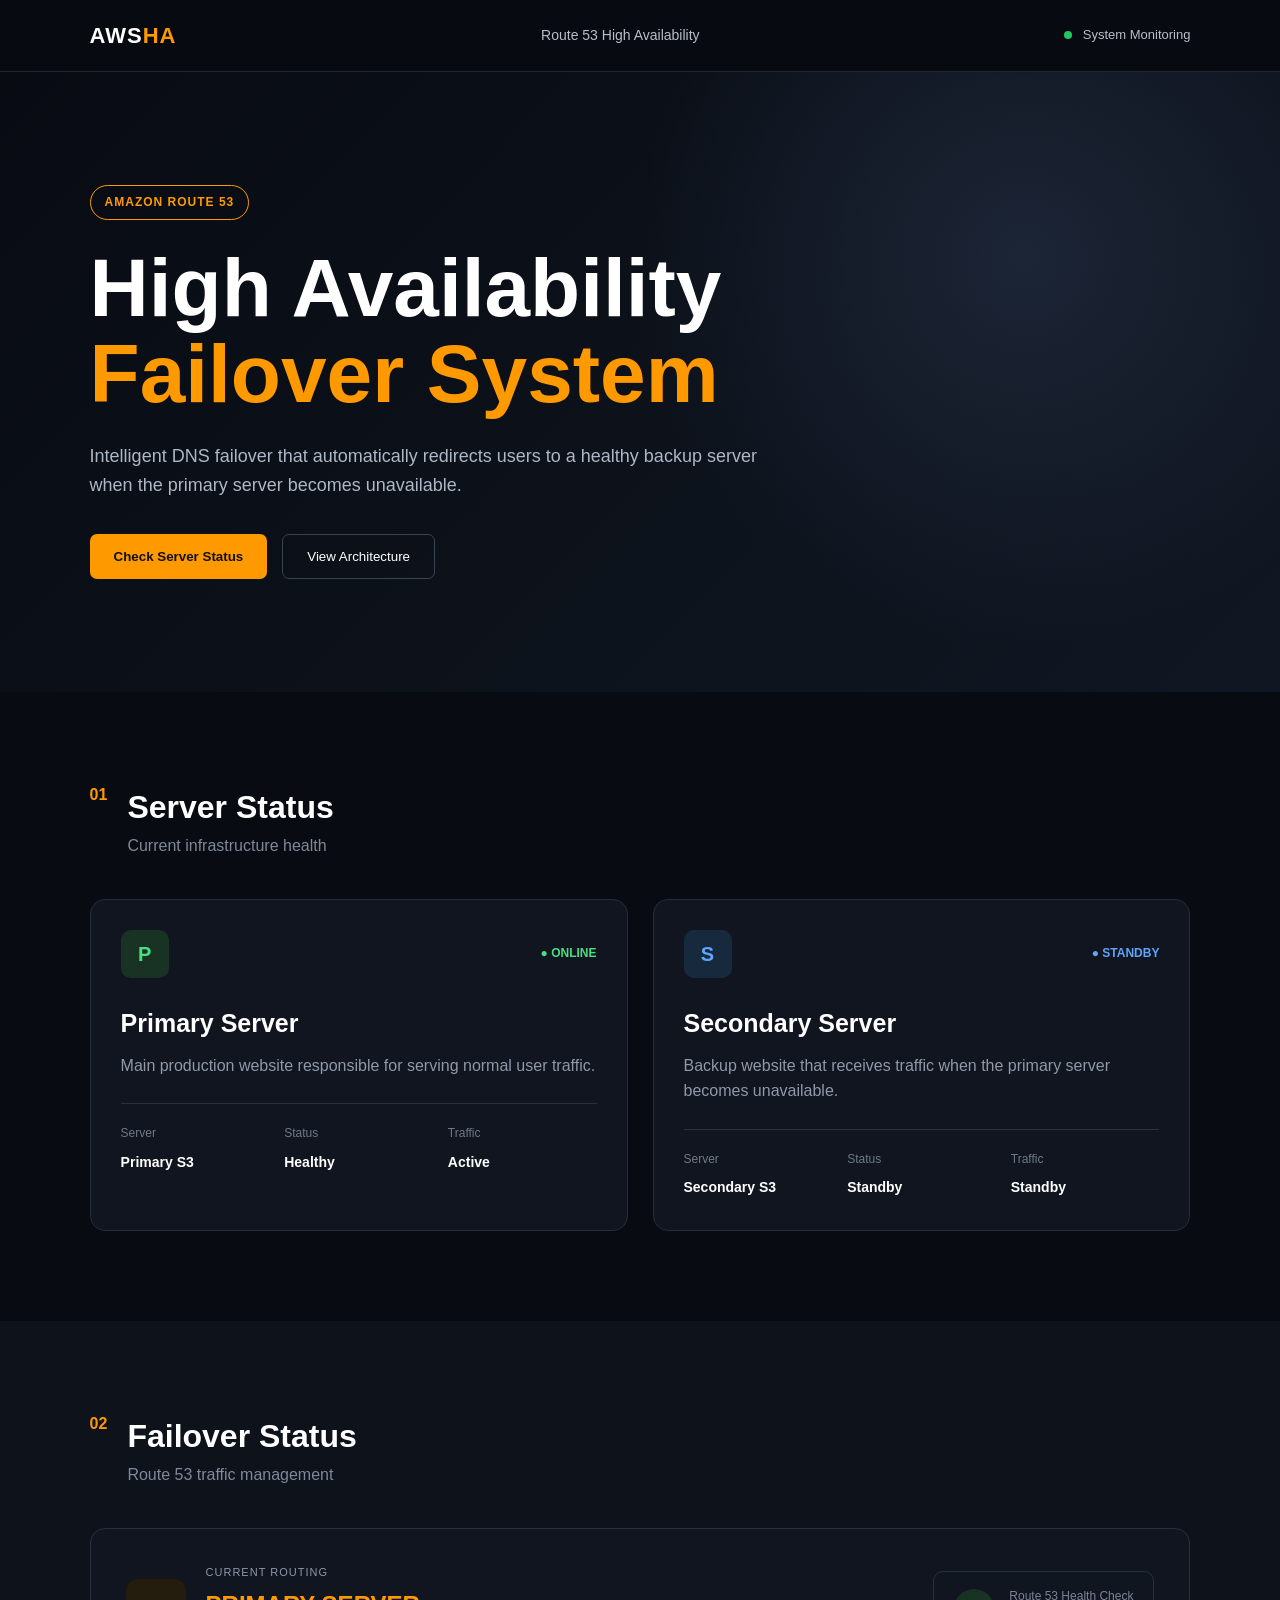
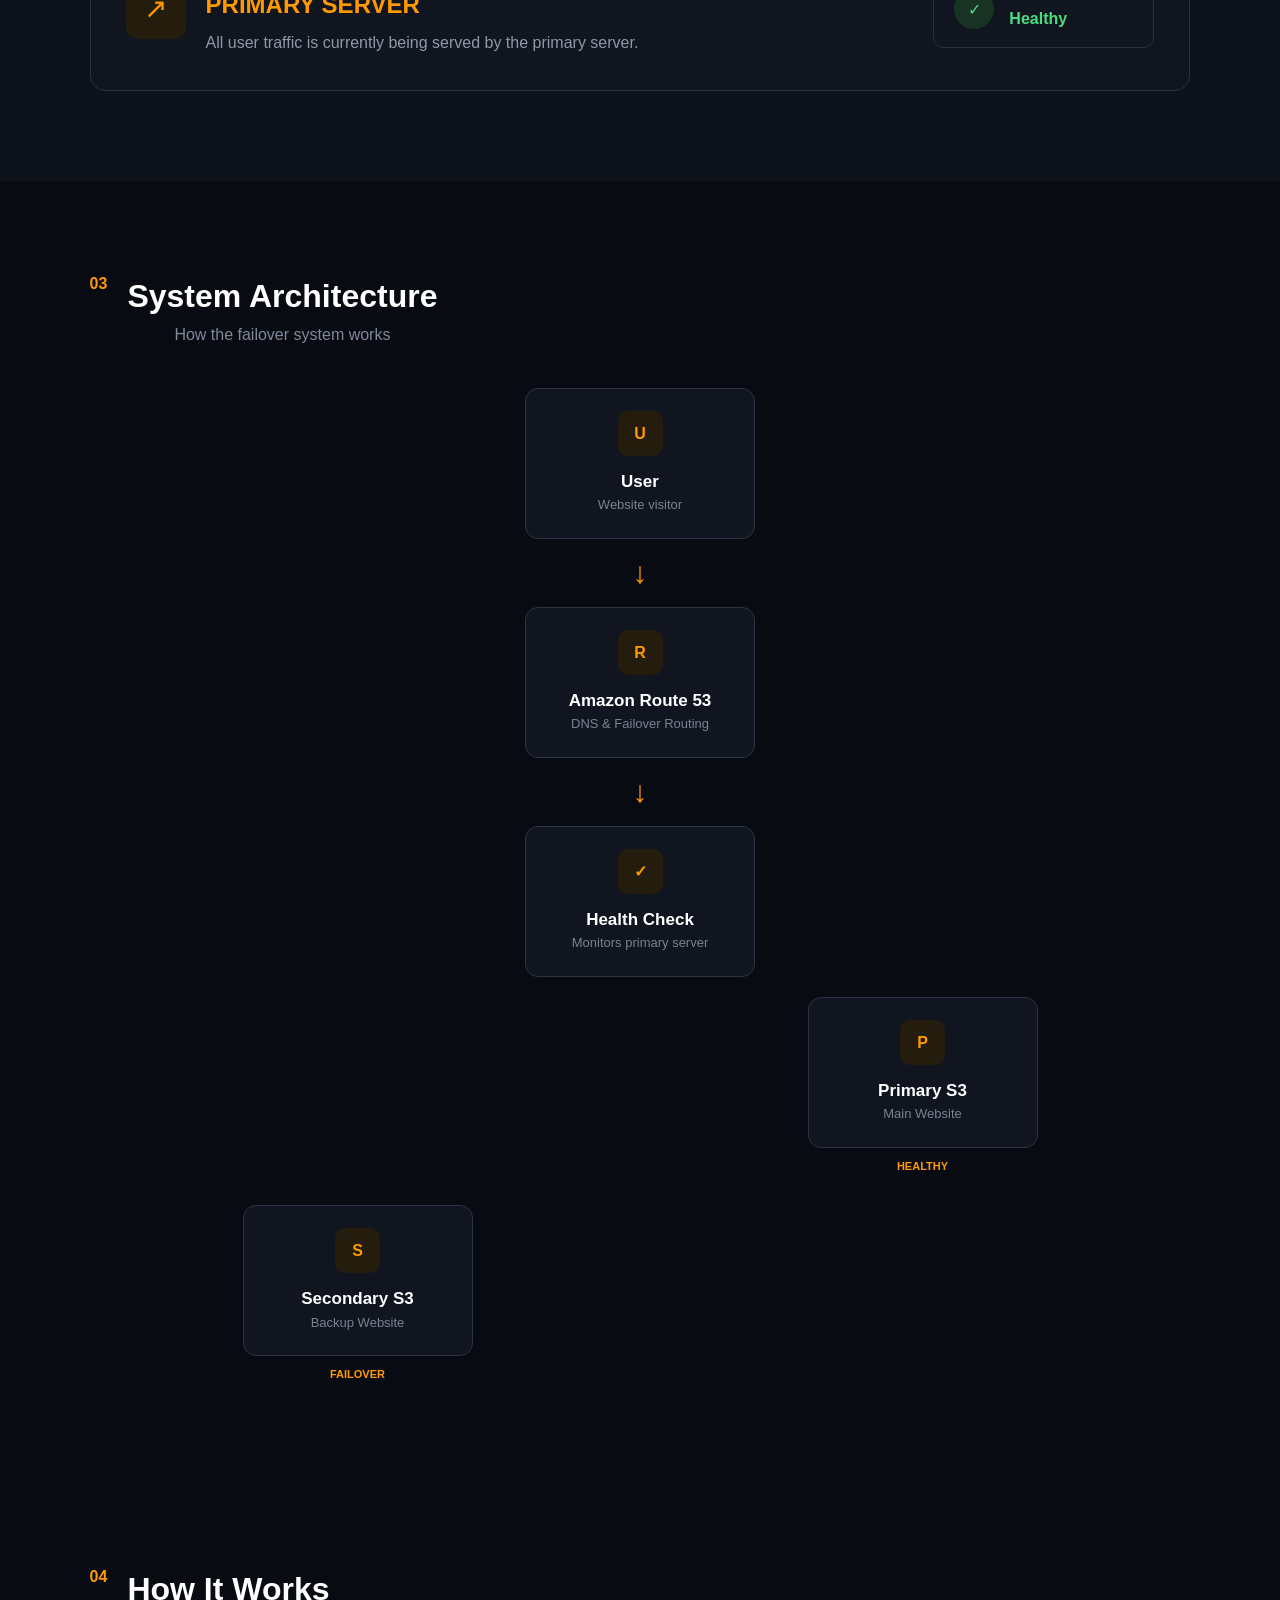
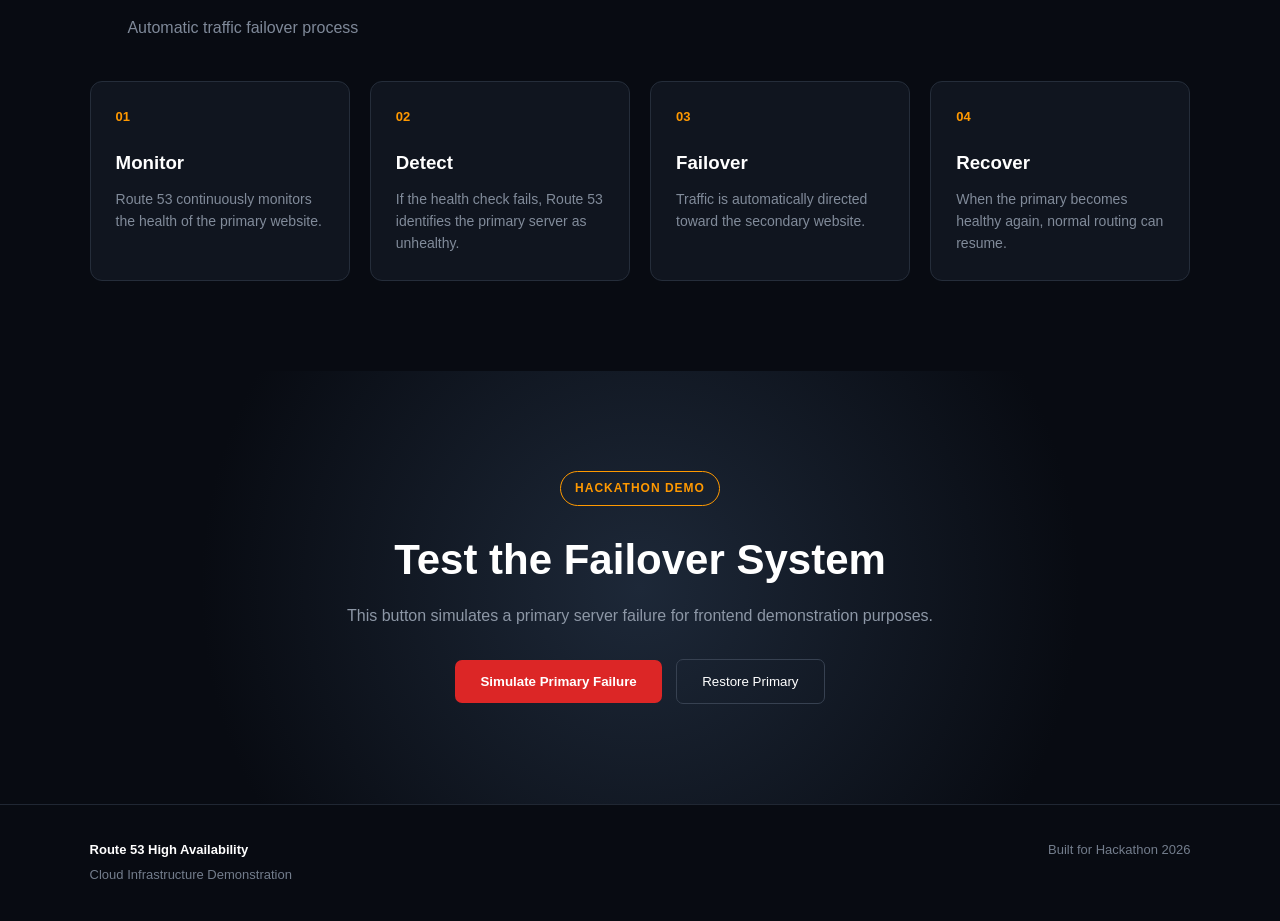
<file: AWS-Project-Primary/index.html>
<!DOCTYPE html>
<html lang="en">
<head>
    <meta charset="UTF-8">
    <meta name="viewport" content="width=device-width, initial-scale=1.0">

    <title>Route 53 High Availability</title>

    <link rel="stylesheet" href="style.css">
</head>

<body>

    <!-- NAVBAR -->
    <nav class="navbar">
        <div class="logo">
            AWS<span>HA</span>
        </div>

        <div class="nav-title">
            Route 53 High Availability
        </div>

        <div class="nav-status">
            <span class="status-dot"></span>
            System Monitoring
        </div>
    </nav>


    <!-- HERO SECTION -->
    <section class="hero">

        <div class="hero-content">

            <div class="badge">
                AMAZON ROUTE 53
            </div>

            <h1>
                High Availability
                <span>Failover System</span>
            </h1>

            <p>
                Intelligent DNS failover that automatically redirects
                users to a healthy backup server when the primary server
                becomes unavailable.
            </p>

            <div class="hero-buttons">
                <button onclick="checkStatus()" class="primary-btn">
                    Check Server Status
                </button>

                <button onclick="scrollToArchitecture()" class="secondary-btn">
                    View Architecture
                </button>
            </div>

        </div>

    </section>


    <!-- STATUS SECTION -->
    <section class="section">

        <div class="section-heading">
            <span>01</span>
            <div>
                <h2>Server Status</h2>
                <p>Current infrastructure health</p>
            </div>
        </div>


        <div class="server-grid">

            <!-- PRIMARY SERVER -->
            <div class="server-card primary-card">

                <div class="card-top">
                    <div class="server-icon">
                        P
                    </div>

                    <span class="online-badge" id="primaryBadge">
                        ● ONLINE
                    </span>
                </div>

                <h3>Primary Server</h3>

                <p class="server-description">
                    Main production website responsible for serving
                    normal user traffic.
                </p>

                <div class="server-details">
                    <div>
                        <span>Server</span>
                        <strong>Primary S3</strong>
                    </div>

                    <div>
                        <span>Status</span>
                        <strong id="primaryStatus">Healthy</strong>
                    </div>

                    <div>
                        <span>Traffic</span>
                        <strong>Active</strong>
                    </div>
                </div>

            </div>


            <!-- SECONDARY SERVER -->
            <div class="server-card secondary-card">

                <div class="card-top">
                    <div class="server-icon secondary-icon">
                        S
                    </div>

                    <span class="standby-badge" id="secondaryBadge">
                        ● STANDBY
                    </span>
                </div>

                <h3>Secondary Server</h3>

                <p class="server-description">
                    Backup website that receives traffic when the
                    primary server becomes unavailable.
                </p>

                <div class="server-details">
                    <div>
                        <span>Server</span>
                        <strong>Secondary S3</strong>
                    </div>

                    <div>
                        <span>Status</span>
                        <strong id="secondaryStatus">Standby</strong>
                    </div>

                    <div>
                        <span>Traffic</span>
                        <strong>Standby</strong>
                    </div>
                </div>

            </div>

        </div>

    </section>


    <!-- ROUTING STATUS -->
    <section class="section routing-section">

        <div class="section-heading">
            <span>02</span>
            <div>
                <h2>Failover Status</h2>
                <p>Route 53 traffic management</p>
            </div>
        </div>


        <div class="routing-card">

            <div class="routing-main">

                <div class="route-icon">
                    ↗
                </div>

                <div>
                    <p class="small-label">CURRENT ROUTING</p>

                    <h2 id="routingStatus">
                        PRIMARY SERVER
                    </h2>

                    <p id="routingDescription">
                        All user traffic is currently being served
                        by the primary server.
                    </p>
                </div>

            </div>


            <div class="health-check">

                <div class="health-circle">
                    ✓
                </div>

                <div>
                    <span>Route 53 Health Check</span>

                    <strong id="healthStatus">
                        Healthy
                    </strong>
                </div>

            </div>

        </div>

    </section>


    <!-- ARCHITECTURE -->
    <section class="section architecture-section" id="architecture">

        <div class="section-heading">
            <span>03</span>
            <div>
                <h2>System Architecture</h2>
                <p>How the failover system works</p>
            </div>
        </div>


        <div class="architecture">

            <!-- USER -->
            <div class="architecture-node">

                <div class="node-icon user-icon">
                    U
                </div>

                <h3>User</h3>

                <p>
                    Website visitor
                </p>

            </div>


            <div class="arrow">
                ↓
            </div>


            <!-- ROUTE 53 -->
            <div class="architecture-node route53-node">

                <div class="node-icon">
                    R
                </div>

                <h3>Amazon Route 53</h3>

                <p>
                    DNS & Failover Routing
                </p>

            </div>


            <div class="arrow">
                ↓
            </div>


            <!-- HEALTH CHECK -->
            <div class="architecture-node health-node">

                <div class="node-icon">
                    ✓
                </div>

                <h3>Health Check</h3>

                <p>
                    Monitors primary server
                </p>

            </div>


            <div class="branch">

                <div class="branch-line"></div>

                <div class="branch-column">

                    <div class="architecture-node primary-node">

                        <div class="node-icon">
                            P
                        </div>

                        <h3>Primary S3</h3>

                        <p>
                            Main Website
                        </p>

                    </div>

                    <span class="branch-label">
                        HEALTHY
                    </span>

                </div>


                <div class="branch-column">

                    <div class="architecture-node secondary-node">

                        <div class="node-icon">
                            S
                        </div>

                        <h3>Secondary S3</h3>

                        <p>
                            Backup Website
                        </p>

                    </div>

                    <span class="branch-label">
                        FAILOVER
                    </span>

                </div>

            </div>

        </div>

    </section>


    <!-- HOW IT WORKS -->
    <section class="section">

        <div class="section-heading">
            <span>04</span>

            <div>
                <h2>How It Works</h2>
                <p>Automatic traffic failover process</p>
            </div>
        </div>


        <div class="steps">

            <div class="step">

                <div class="step-number">
                    01
                </div>

                <h3>Monitor</h3>

                <p>
                    Route 53 continuously monitors the health
                    of the primary website.
                </p>

            </div>


            <div class="step">

                <div class="step-number">
                    02
                </div>

                <h3>Detect</h3>

                <p>
                    If the health check fails, Route 53 identifies
                    the primary server as unhealthy.
                </p>

            </div>


            <div class="step">

                <div class="step-number">
                    03
                </div>

                <h3>Failover</h3>

                <p>
                    Traffic is automatically directed toward
                    the secondary website.
                </p>

            </div>


            <div class="step">

                <div class="step-number">
                    04
                </div>

                <h3>Recover</h3>

                <p>
                    When the primary becomes healthy again,
                    normal routing can resume.
                </p>

            </div>

        </div>

    </section>


    <!-- DEMO SECTION -->
    <section class="demo-section">

        <div class="demo-content">

            <span class="demo-label">
                HACKATHON DEMO
            </span>

            <h2>
                Test the Failover System
            </h2>

            <p>
                This button simulates a primary server failure
                for frontend demonstration purposes.
            </p>

            <button onclick="simulateFailover()" class="demo-btn">
                Simulate Primary Failure
            </button>

            <button onclick="resetSystem()" class="reset-btn">
                Restore Primary
            </button>

        </div>

    </section>


    <!-- FOOTER -->
    <footer>

        <div>
            <strong>Route 53 High Availability</strong>
            <p>Cloud Infrastructure Demonstration</p>
        </div>

        <div>
            Built for Hackathon 2026
        </div>

    </footer>


    <script src="script.js"></script>

</body>
</html>
</file>
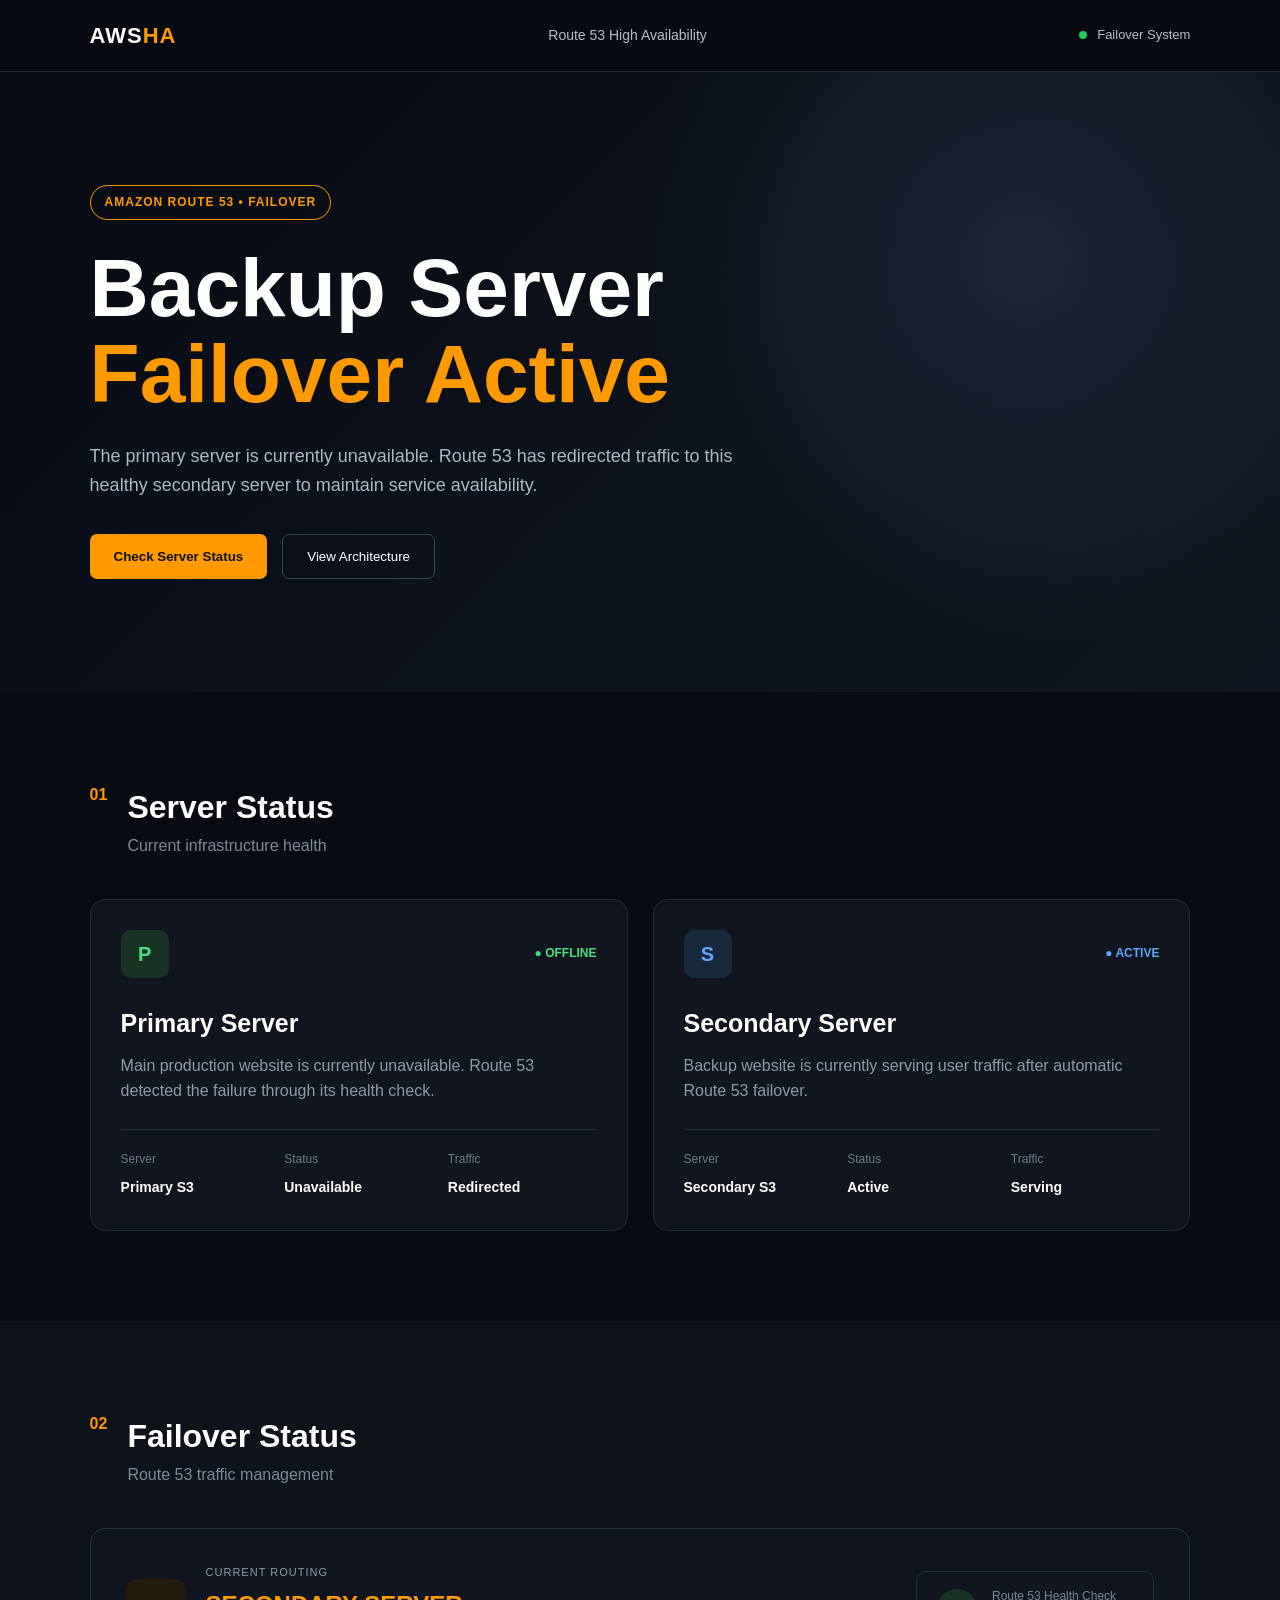
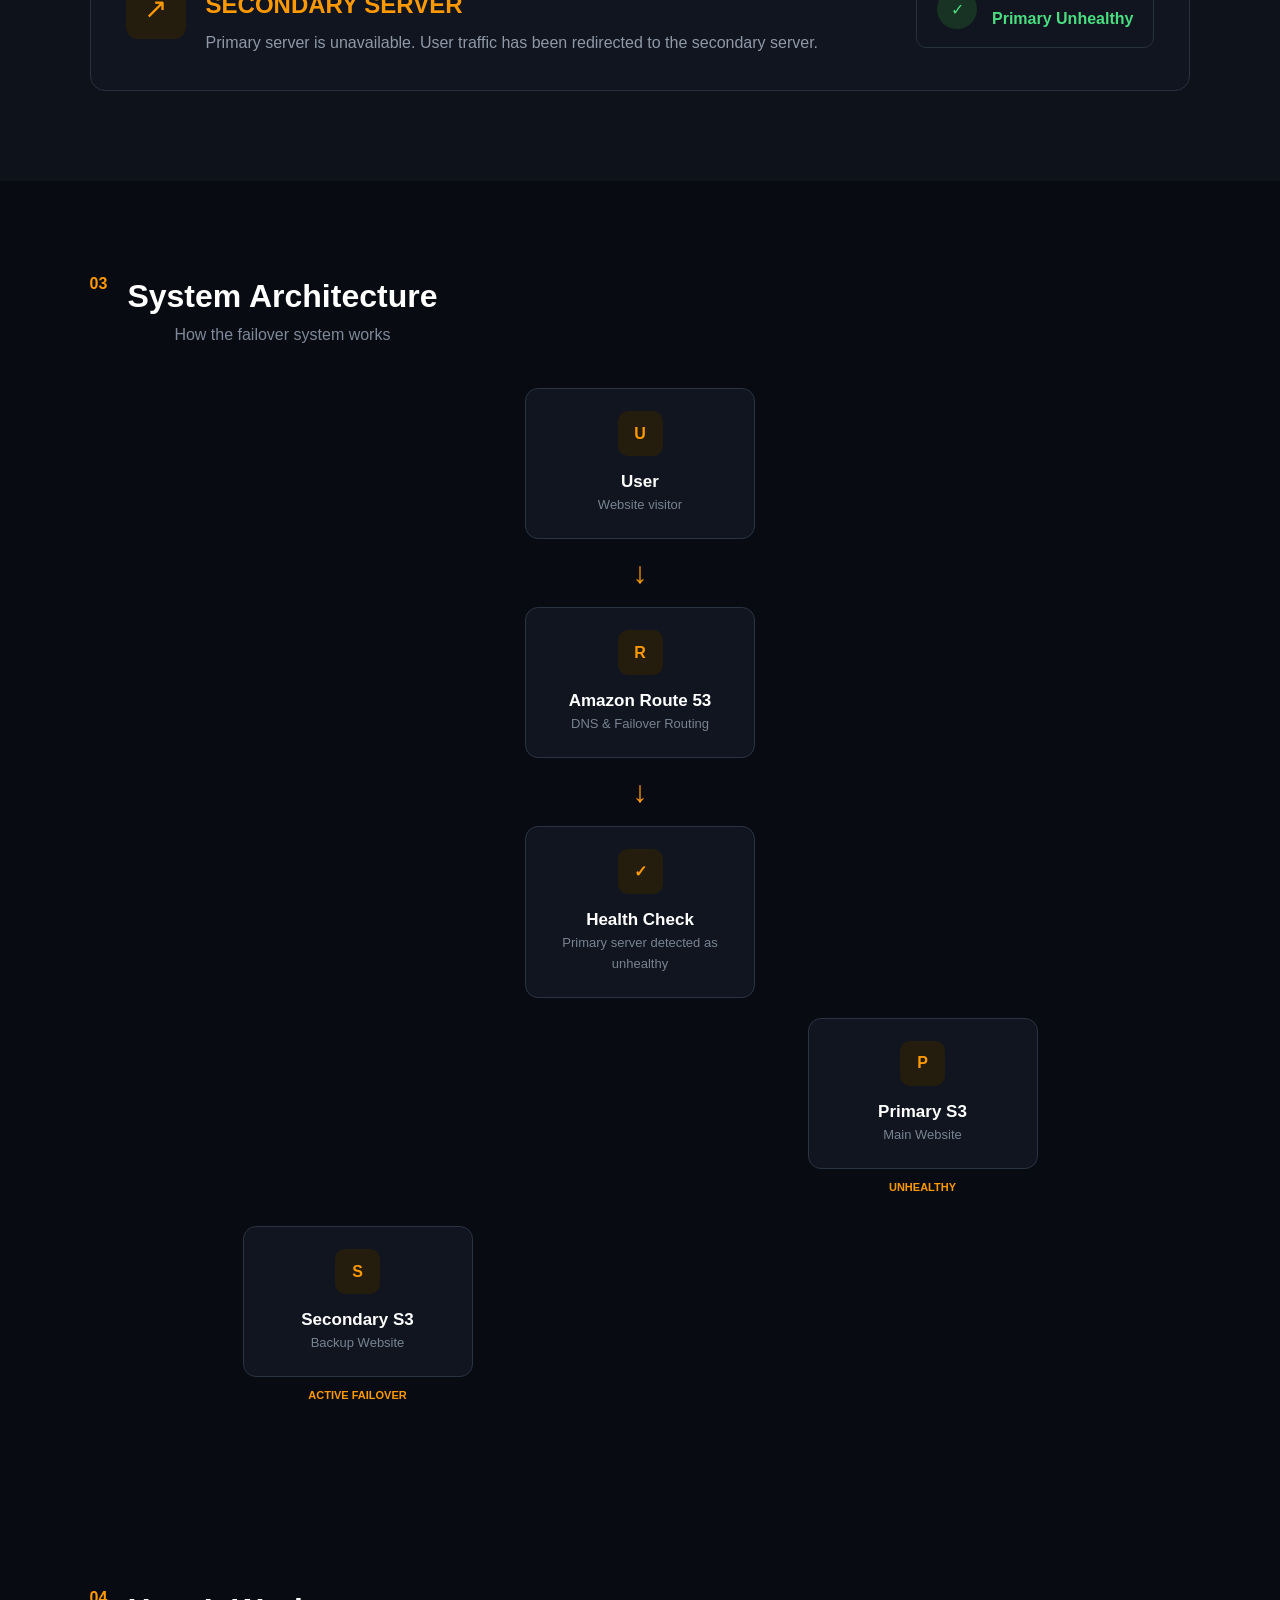
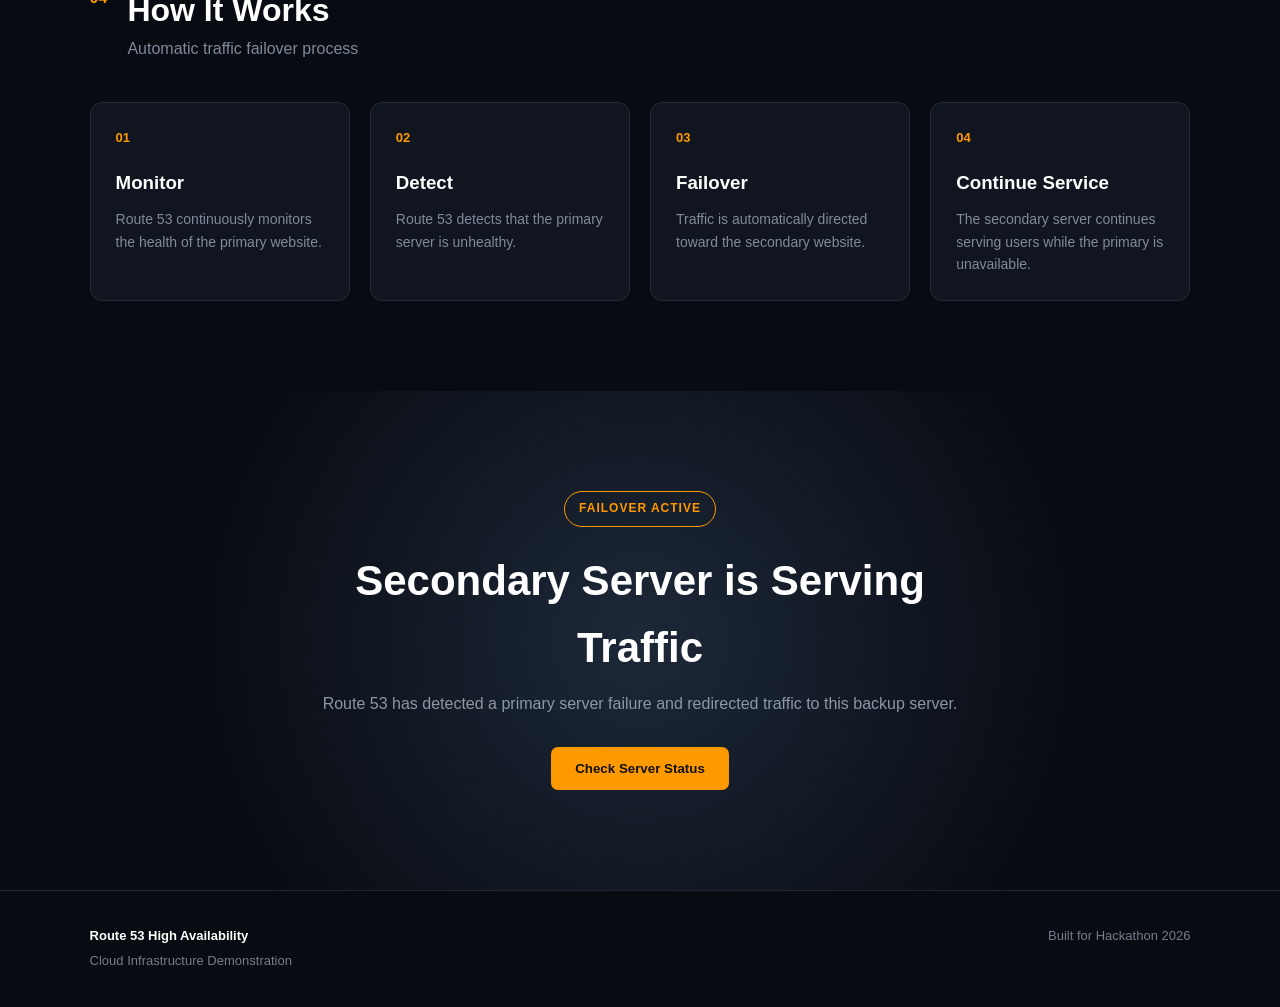
<file: AWS-Project-Secondary/index.html>
<!DOCTYPE html>
<html lang="en">
<head>
    <meta charset="UTF-8">
    <meta name="viewport" content="width=device-width, initial-scale=1.0">

    <title>Route 53 High Availability - Backup</title>

    <link rel="stylesheet" href="style.css">
</head>

<body>

    <!-- NAVBAR -->
    <nav class="navbar">
        <div class="logo">
            AWS<span>HA</span>
        </div>

        <div class="nav-title">
            Route 53 High Availability
        </div>

        <div class="nav-status">
            <span class="status-dot"></span>
            Failover System
        </div>
    </nav>


    <!-- HERO SECTION -->
    <section class="hero">

        <div class="hero-content">

            <div class="badge">
                AMAZON ROUTE 53 • FAILOVER
            </div>

            <h1>
                Backup Server
                <span>Failover Active</span>
            </h1>

            <p>
                The primary server is currently unavailable.
                Route 53 has redirected traffic to this healthy
                secondary server to maintain service availability.
            </p>

            <div class="hero-buttons">

                <button onclick="checkStatus()" class="primary-btn">
                    Check Server Status
                </button>

                <button onclick="scrollToArchitecture()" class="secondary-btn">
                    View Architecture
                </button>

            </div>

        </div>

    </section>


    <!-- STATUS SECTION -->
    <section class="section">

        <div class="section-heading">
            <span>01</span>

            <div>
                <h2>Server Status</h2>
                <p>Current infrastructure health</p>
            </div>

        </div>


        <div class="server-grid">

            <!-- PRIMARY SERVER -->
            <div class="server-card primary-card">

                <div class="card-top">

                    <div class="server-icon">
                        P
                    </div>

                    <span class="online-badge" id="primaryBadge">
                        ● OFFLINE
                    </span>

                </div>

                <h3>Primary Server</h3>

                <p class="server-description">
                    Main production website is currently unavailable.
                    Route 53 detected the failure through its health check.
                </p>

                <div class="server-details">

                    <div>
                        <span>Server</span>
                        <strong>Primary S3</strong>
                    </div>

                    <div>
                        <span>Status</span>
                        <strong id="primaryStatus">Unavailable</strong>
                    </div>

                    <div>
                        <span>Traffic</span>
                        <strong>Redirected</strong>
                    </div>

                </div>

            </div>


            <!-- SECONDARY SERVER -->
            <div class="server-card secondary-card">

                <div class="card-top">

                    <div class="server-icon secondary-icon">
                        S
                    </div>

                    <span class="standby-badge" id="secondaryBadge">
                        ● ACTIVE
                    </span>

                </div>

                <h3>Secondary Server</h3>

                <p class="server-description">
                    Backup website is currently serving user traffic
                    after automatic Route 53 failover.
                </p>

                <div class="server-details">

                    <div>
                        <span>Server</span>
                        <strong>Secondary S3</strong>
                    </div>

                    <div>
                        <span>Status</span>
                        <strong id="secondaryStatus">Active</strong>
                    </div>

                    <div>
                        <span>Traffic</span>
                        <strong>Serving</strong>
                    </div>

                </div>

            </div>

        </div>

    </section>


    <!-- ROUTING STATUS -->
    <section class="section routing-section">

        <div class="section-heading">

            <span>02</span>

            <div>
                <h2>Failover Status</h2>
                <p>Route 53 traffic management</p>
            </div>

        </div>


        <div class="routing-card">

            <div class="routing-main">

                <div class="route-icon">
                    ↗
                </div>

                <div>

                    <p class="small-label">
                        CURRENT ROUTING
                    </p>

                    <h2 id="routingStatus">
                        SECONDARY SERVER
                    </h2>

                    <p id="routingDescription">
                        Primary server is unavailable.
                        User traffic has been redirected to
                        the secondary server.
                    </p>

                </div>

            </div>


            <div class="health-check">

                <div class="health-circle">
                    ✓
                </div>

                <div>

                    <span>
                        Route 53 Health Check
                    </span>

                    <strong id="healthStatus">
                        Primary Unhealthy
                    </strong>

                </div>

            </div>

        </div>

    </section>


    <!-- ARCHITECTURE -->
    <section class="section architecture-section" id="architecture">

        <div class="section-heading">

            <span>03</span>

            <div>
                <h2>System Architecture</h2>

                <p>
                    How the failover system works
                </p>

            </div>

        </div>


        <div class="architecture">

            <!-- USER -->
            <div class="architecture-node">

                <div class="node-icon user-icon">
                    U
                </div>

                <h3>User</h3>

                <p>
                    Website visitor
                </p>

            </div>


            <div class="arrow">
                ↓
            </div>


            <!-- ROUTE 53 -->
            <div class="architecture-node route53-node">

                <div class="node-icon">
                    R
                </div>

                <h3>Amazon Route 53</h3>

                <p>
                    DNS & Failover Routing
                </p>

            </div>


            <div class="arrow">
                ↓
            </div>


            <!-- HEALTH CHECK -->
            <div class="architecture-node health-node">

                <div class="node-icon">
                    ✓
                </div>

                <h3>Health Check</h3>

                <p>
                    Primary server detected as unhealthy
                </p>

            </div>


            <div class="branch">

                <div class="branch-line"></div>


                <!-- PRIMARY -->
                <div class="branch-column">

                    <div class="architecture-node primary-node">

                        <div class="node-icon">
                            P
                        </div>

                        <h3>Primary S3</h3>

                        <p>
                            Main Website
                        </p>

                    </div>

                    <span class="branch-label">
                        UNHEALTHY
                    </span>

                </div>


                <!-- SECONDARY -->
                <div class="branch-column">

                    <div class="architecture-node secondary-node">

                        <div class="node-icon">
                            S
                        </div>

                        <h3>Secondary S3</h3>

                        <p>
                            Backup Website
                        </p>

                    </div>

                    <span class="branch-label">
                        ACTIVE FAILOVER
                    </span>

                </div>

            </div>

        </div>

    </section>


    <!-- HOW IT WORKS -->
    <section class="section">

        <div class="section-heading">

            <span>04</span>

            <div>
                <h2>How It Works</h2>

                <p>
                    Automatic traffic failover process
                </p>

            </div>

        </div>


        <div class="steps">

            <div class="step">

                <div class="step-number">
                    01
                </div>

                <h3>Monitor</h3>

                <p>
                    Route 53 continuously monitors the health
                    of the primary website.
                </p>

            </div>


            <div class="step">

                <div class="step-number">
                    02
                </div>

                <h3>Detect</h3>

                <p>
                    Route 53 detects that the primary server
                    is unhealthy.
                </p>

            </div>


            <div class="step">

                <div class="step-number">
                    03
                </div>

                <h3>Failover</h3>

                <p>
                    Traffic is automatically directed toward
                    the secondary website.
                </p>

            </div>


            <div class="step">

                <div class="step-number">
                    04
                </div>

                <h3>Continue Service</h3>

                <p>
                    The secondary server continues serving
                    users while the primary is unavailable.
                </p>

            </div>

        </div>

    </section>


    <!-- DEMO SECTION -->
    <section class="demo-section">

        <div class="demo-content">

            <span class="demo-label">
                FAILOVER ACTIVE
            </span>

            <h2>
                Secondary Server is Serving Traffic
            </h2>

            <p>
                Route 53 has detected a primary server failure
                and redirected traffic to this backup server.
            </p>

            <button onclick="checkStatus()" class="primary-btn">
                Check Server Status
            </button>

        </div>

    </section>


    <!-- FOOTER -->
    <footer>

        <div>

            <strong>
                Route 53 High Availability
            </strong>

            <p>
                Cloud Infrastructure Demonstration
            </p>

        </div>

        <div>
            Built for Hackathon 2026
        </div>

    </footer>


    <script src="script.js"></script>

</body>
</html>
</file>
<file: AWS-Project-Primary/style.css>
* {
    margin: 0;
    padding: 0;
    box-sizing: border-box;
}

html {
    scroll-behavior: smooth;
}

body {
    font-family: Arial, Helvetica, sans-serif;
    background: #080b12;
    color: #ffffff;
    line-height: 1.6;
}


/* NAVBAR */

.navbar {
    height: 72px;
    padding: 0 7%;
    display: flex;
    align-items: center;
    justify-content: space-between;

    background: rgba(8, 11, 18, 0.95);
    border-bottom: 1px solid #202633;

    position: sticky;
    top: 0;
    z-index: 100;
}

.logo {
    font-size: 22px;
    font-weight: 800;
    letter-spacing: 1px;
}

.logo span {
    color: #ff9900;
}

.nav-title {
    color: #b7beca;
    font-size: 14px;
}

.nav-status {
    font-size: 13px;
    color: #b7beca;
}

.status-dot {
    width: 8px;
    height: 8px;
    background: #22c55e;
    border-radius: 50%;
    display: inline-block;
    margin-right: 7px;
}


/* HERO */

.hero {
    min-height: 620px;
    display: flex;
    align-items: center;
    padding: 80px 7%;

    background:
        radial-gradient(circle at 80% 30%, #1c2536 0, transparent 35%),
        linear-gradient(135deg, #080b12, #101722);
}

.hero-content {
    max-width: 850px;
}

.badge,
.demo-label {
    display: inline-block;

    padding: 7px 14px;

    border: 1px solid #ff9900;
    border-radius: 20px;

    color: #ff9900;
    font-size: 12px;
    font-weight: 700;
    letter-spacing: 1px;
}

.hero h1 {
    font-size: clamp(45px, 7vw, 82px);
    line-height: 1.05;
    margin: 25px 0;
}

.hero h1 span {
    display: block;
    color: #ff9900;
}

.hero p {
    max-width: 680px;
    color: #aeb7c5;
    font-size: 18px;
}

.hero-buttons {
    margin-top: 35px;
    display: flex;
    gap: 15px;
    flex-wrap: wrap;
}

button {
    font-family: inherit;
    cursor: pointer;
    border: none;
}

.primary-btn {
    padding: 14px 24px;
    background: #ff9900;
    color: #111;
    font-weight: 700;
    border-radius: 7px;
}

.secondary-btn {
    padding: 14px 24px;
    background: transparent;
    color: white;
    border: 1px solid #394352;
    border-radius: 7px;
}


/* SECTIONS */

.section {
    padding: 90px 7%;
    max-width: 1500px;
    margin: auto;
}

.section-heading {
    display: flex;
    gap: 20px;
    align-items: flex-start;
    margin-bottom: 40px;
}

.section-heading > span {
    color: #ff9900;
    font-weight: 700;
}

.section-heading h2 {
    font-size: 32px;
}

.section-heading p {
    color: #7f8999;
}


/* SERVER CARDS */

.server-grid {
    display: grid;
    grid-template-columns: repeat(2, 1fr);
    gap: 25px;
}

.server-card {
    padding: 30px;
    border-radius: 15px;

    background: #10151f;
    border: 1px solid #252d3a;

    transition: 0.3s;
}

.server-card:hover {
    transform: translateY(-5px);
    border-color: #455063;
}

.card-top {
    display: flex;
    justify-content: space-between;
    align-items: center;
}

.server-icon {
    width: 48px;
    height: 48px;

    display: flex;
    justify-content: center;
    align-items: center;

    border-radius: 10px;

    background: #183323;
    color: #4ade80;

    font-weight: 800;
    font-size: 20px;
}

.secondary-icon {
    background: #172a3d;
    color: #60a5fa;
}

.server-card h3 {
    margin-top: 25px;
    font-size: 25px;
}

.server-description {
    color: #8f99a8;
    margin: 10px 0 25px;
}

.online-badge {
    color: #4ade80;
    font-size: 12px;
    font-weight: 700;
}

.standby-badge {
    color: #60a5fa;
    font-size: 12px;
    font-weight: 700;
}

.server-details {
    border-top: 1px solid #29313e;
    padding-top: 20px;

    display: grid;
    grid-template-columns: repeat(3, 1fr);
    gap: 15px;
}

.server-details span {
    display: block;
    color: #6f7988;
    font-size: 12px;
    margin-bottom: 5px;
}

.server-details strong {
    font-size: 14px;
}


/* ROUTING */

.routing-section {
    background: #0d121b;
    max-width: none;
}

.routing-card {
    max-width: 1200px;
    margin: auto;

    padding: 35px;

    display: flex;
    justify-content: space-between;
    align-items: center;
    gap: 30px;

    border: 1px solid #29313e;
    border-radius: 15px;

    background: #10151f;
}

.routing-main {
    display: flex;
    align-items: center;
    gap: 20px;
}

.route-icon {
    width: 60px;
    height: 60px;

    display: flex;
    align-items: center;
    justify-content: center;

    background: #241d0e;
    color: #ff9900;

    border-radius: 12px;

    font-size: 28px;
}

.small-label {
    color: #737e8d;
    font-size: 11px;
    letter-spacing: 1px;
}

.routing-main h2 {
    margin: 5px 0;
    color: #ff9900;
}

.routing-main p {
    color: #8f99a8;
}

.health-check {
    display: flex;
    align-items: center;
    gap: 15px;

    padding: 15px 20px;

    border: 1px solid #26313d;
    border-radius: 10px;
}

.health-circle {
    width: 40px;
    height: 40px;

    display: flex;
    align-items: center;
    justify-content: center;

    border-radius: 50%;

    background: #183323;
    color: #4ade80;
}

.health-check span,
.health-check strong {
    display: block;
}

.health-check span {
    color: #798494;
    font-size: 12px;
}

.health-check strong {
    color: #4ade80;
}


/* ARCHITECTURE */

.architecture-section {
    text-align: center;
}

.architecture {
    max-width: 1100px;
    margin: auto;
}

.architecture-node {
    width: 230px;
    margin: auto;

    padding: 22px;

    background: #10151f;
    border: 1px solid #2b3442;
    border-radius: 13px;
}

.node-icon {
    width: 45px;
    height: 45px;

    margin: auto auto 12px;

    display: flex;
    justify-content: center;
    align-items: center;

    background: #241d0e;
    color: #ff9900;

    border-radius: 10px;

    font-weight: bold;
}

.architecture-node h3 {
    font-size: 17px;
}

.architecture-node p {
    color: #788392;
    font-size: 13px;
}

.arrow {
    font-size: 30px;
    color: #ff9900;
    padding: 10px;
}

.branch {
    display: grid;
    grid-template-columns: 1fr 1fr;
    gap: 30px;

    position: relative;

    margin-top: 20px;
}

.branch-column {
    display: flex;
    flex-direction: column;
    gap: 10px;
}

.branch-label {
    color: #ff9900;
    font-size: 11px;
    font-weight: bold;
}


/* STEPS */

.steps {
    display: grid;
    grid-template-columns: repeat(4, 1fr);
    gap: 20px;
}

.step {
    padding: 25px;

    background: #10151f;
    border: 1px solid #252d3a;
    border-radius: 12px;
}

.step-number {
    color: #ff9900;
    font-size: 13px;
    font-weight: bold;
    margin-bottom: 20px;
}

.step h3 {
    margin-bottom: 10px;
}

.step p {
    color: #818b9a;
    font-size: 14px;
}


/* DEMO */

.demo-section {
    padding: 100px 7%;
    text-align: center;

    background:
        radial-gradient(circle, #1d2838, #080b12 65%);
}

.demo-content {
    max-width: 700px;
    margin: auto;
}

.demo-section h2 {
    font-size: 42px;
    margin: 20px 0 10px;
}

.demo-section p {
    color: #8d97a6;
    margin-bottom: 30px;
}

.demo-btn {
    padding: 14px 25px;

    background: #dc2626;
    color: white;

    border-radius: 7px;
    font-weight: 700;
}

.reset-btn {
    padding: 14px 25px;

    background: transparent;
    color: white;

    border: 1px solid #374151;
    border-radius: 7px;

    margin-left: 10px;
}


/* FOOTER */

footer {
    padding: 35px 7%;

    border-top: 1px solid #202733;

    display: flex;
    justify-content: space-between;

    color: #737d8c;
    font-size: 13px;
}

footer strong {
    color: white;
}

footer p {
    margin-top: 5px;
}


/* RESPONSIVE */

@media (max-width: 800px) {

    .navbar {
        padding: 0 5%;
    }

    .nav-title {
        display: none;
    }

    .hero {
        padding: 70px 5%;
    }

    .section {
        padding: 70px 5%;
    }

    .server-grid,
    .steps {
        grid-template-columns: 1fr;
    }

    .routing-card {
        flex-direction: column;
        align-items: flex-start;
    }

    .branch {
        grid-template-columns: 1fr;
    }

    footer {
        flex-direction: column;
        gap: 20px;
    }
}
</file>
<file: AWS-Project-Secondary/style.css>
* {
    margin: 0;
    padding: 0;
    box-sizing: border-box;
}

html {
    scroll-behavior: smooth;
}

body {
    font-family: Arial, Helvetica, sans-serif;
    background: #080b12;
    color: #ffffff;
    line-height: 1.6;
}


/* NAVBAR */

.navbar {
    height: 72px;
    padding: 0 7%;
    display: flex;
    align-items: center;
    justify-content: space-between;

    background: rgba(8, 11, 18, 0.95);
    border-bottom: 1px solid #202633;

    position: sticky;
    top: 0;
    z-index: 100;
}

.logo {
    font-size: 22px;
    font-weight: 800;
    letter-spacing: 1px;
}

.logo span {
    color: #ff9900;
}

.nav-title {
    color: #b7beca;
    font-size: 14px;
}

.nav-status {
    font-size: 13px;
    color: #b7beca;
}

.status-dot {
    width: 8px;
    height: 8px;
    background: #22c55e;
    border-radius: 50%;
    display: inline-block;
    margin-right: 7px;
}


/* HERO */

.hero {
    min-height: 620px;
    display: flex;
    align-items: center;
    padding: 80px 7%;

    background:
        radial-gradient(circle at 80% 30%, #1c2536 0, transparent 35%),
        linear-gradient(135deg, #080b12, #101722);
}

.hero-content {
    max-width: 850px;
}

.badge,
.demo-label {
    display: inline-block;

    padding: 7px 14px;

    border: 1px solid #ff9900;
    border-radius: 20px;

    color: #ff9900;
    font-size: 12px;
    font-weight: 700;
    letter-spacing: 1px;
}

.hero h1 {
    font-size: clamp(45px, 7vw, 82px);
    line-height: 1.05;
    margin: 25px 0;
}

.hero h1 span {
    display: block;
    color: #ff9900;
}

.hero p {
    max-width: 680px;
    color: #aeb7c5;
    font-size: 18px;
}

.hero-buttons {
    margin-top: 35px;
    display: flex;
    gap: 15px;
    flex-wrap: wrap;
}

button {
    font-family: inherit;
    cursor: pointer;
    border: none;
}

.primary-btn {
    padding: 14px 24px;
    background: #ff9900;
    color: #111;
    font-weight: 700;
    border-radius: 7px;
}

.secondary-btn {
    padding: 14px 24px;
    background: transparent;
    color: white;
    border: 1px solid #394352;
    border-radius: 7px;
}


/* SECTIONS */

.section {
    padding: 90px 7%;
    max-width: 1500px;
    margin: auto;
}

.section-heading {
    display: flex;
    gap: 20px;
    align-items: flex-start;
    margin-bottom: 40px;
}

.section-heading > span {
    color: #ff9900;
    font-weight: 700;
}

.section-heading h2 {
    font-size: 32px;
}

.section-heading p {
    color: #7f8999;
}


/* SERVER CARDS */

.server-grid {
    display: grid;
    grid-template-columns: repeat(2, 1fr);
    gap: 25px;
}

.server-card {
    padding: 30px;
    border-radius: 15px;

    background: #10151f;
    border: 1px solid #252d3a;

    transition: 0.3s;
}

.server-card:hover {
    transform: translateY(-5px);
    border-color: #455063;
}

.card-top {
    display: flex;
    justify-content: space-between;
    align-items: center;
}

.server-icon {
    width: 48px;
    height: 48px;

    display: flex;
    justify-content: center;
    align-items: center;

    border-radius: 10px;

    background: #183323;
    color: #4ade80;

    font-weight: 800;
    font-size: 20px;
}

.secondary-icon {
    background: #172a3d;
    color: #60a5fa;
}

.server-card h3 {
    margin-top: 25px;
    font-size: 25px;
}

.server-description {
    color: #8f99a8;
    margin: 10px 0 25px;
}

.online-badge {
    color: #4ade80;
    font-size: 12px;
    font-weight: 700;
}

.standby-badge {
    color: #60a5fa;
    font-size: 12px;
    font-weight: 700;
}

.server-details {
    border-top: 1px solid #29313e;
    padding-top: 20px;

    display: grid;
    grid-template-columns: repeat(3, 1fr);
    gap: 15px;
}

.server-details span {
    display: block;
    color: #6f7988;
    font-size: 12px;
    margin-bottom: 5px;
}

.server-details strong {
    font-size: 14px;
}


/* ROUTING */

.routing-section {
    background: #0d121b;
    max-width: none;
}

.routing-card {
    max-width: 1200px;
    margin: auto;

    padding: 35px;

    display: flex;
    justify-content: space-between;
    align-items: center;
    gap: 30px;

    border: 1px solid #29313e;
    border-radius: 15px;

    background: #10151f;
}

.routing-main {
    display: flex;
    align-items: center;
    gap: 20px;
}

.route-icon {
    width: 60px;
    height: 60px;

    display: flex;
    align-items: center;
    justify-content: center;

    background: #241d0e;
    color: #ff9900;

    border-radius: 12px;

    font-size: 28px;
}

.small-label {
    color: #737e8d;
    font-size: 11px;
    letter-spacing: 1px;
}

.routing-main h2 {
    margin: 5px 0;
    color: #ff9900;
}

.routing-main p {
    color: #8f99a8;
}

.health-check {
    display: flex;
    align-items: center;
    gap: 15px;

    padding: 15px 20px;

    border: 1px solid #26313d;
    border-radius: 10px;
}

.health-circle {
    width: 40px;
    height: 40px;

    display: flex;
    align-items: center;
    justify-content: center;

    border-radius: 50%;

    background: #183323;
    color: #4ade80;
}

.health-check span,
.health-check strong {
    display: block;
}

.health-check span {
    color: #798494;
    font-size: 12px;
}

.health-check strong {
    color: #4ade80;
}


/* ARCHITECTURE */

.architecture-section {
    text-align: center;
}

.architecture {
    max-width: 1100px;
    margin: auto;
}

.architecture-node {
    width: 230px;
    margin: auto;

    padding: 22px;

    background: #10151f;
    border: 1px solid #2b3442;
    border-radius: 13px;
}

.node-icon {
    width: 45px;
    height: 45px;

    margin: auto auto 12px;

    display: flex;
    justify-content: center;
    align-items: center;

    background: #241d0e;
    color: #ff9900;

    border-radius: 10px;

    font-weight: bold;
}

.architecture-node h3 {
    font-size: 17px;
}

.architecture-node p {
    color: #788392;
    font-size: 13px;
}

.arrow {
    font-size: 30px;
    color: #ff9900;
    padding: 10px;
}

.branch {
    display: grid;
    grid-template-columns: 1fr 1fr;
    gap: 30px;

    position: relative;

    margin-top: 20px;
}

.branch-column {
    display: flex;
    flex-direction: column;
    gap: 10px;
}

.branch-label {
    color: #ff9900;
    font-size: 11px;
    font-weight: bold;
}


/* STEPS */

.steps {
    display: grid;
    grid-template-columns: repeat(4, 1fr);
    gap: 20px;
}

.step {
    padding: 25px;

    background: #10151f;
    border: 1px solid #252d3a;
    border-radius: 12px;
}

.step-number {
    color: #ff9900;
    font-size: 13px;
    font-weight: bold;
    margin-bottom: 20px;
}

.step h3 {
    margin-bottom: 10px;
}

.step p {
    color: #818b9a;
    font-size: 14px;
}


/* DEMO */

.demo-section {
    padding: 100px 7%;
    text-align: center;

    background:
        radial-gradient(circle, #1d2838, #080b12 65%);
}

.demo-content {
    max-width: 700px;
    margin: auto;
}

.demo-section h2 {
    font-size: 42px;
    margin: 20px 0 10px;
}

.demo-section p {
    color: #8d97a6;
    margin-bottom: 30px;
}

.demo-btn {
    padding: 14px 25px;

    background: #dc2626;
    color: white;

    border-radius: 7px;
    font-weight: 700;
}

.reset-btn {
    padding: 14px 25px;

    background: transparent;
    color: white;

    border: 1px solid #374151;
    border-radius: 7px;

    margin-left: 10px;
}


/* FOOTER */

footer {
    padding: 35px 7%;

    border-top: 1px solid #202733;

    display: flex;
    justify-content: space-between;

    color: #737d8c;
    font-size: 13px;
}

footer strong {
    color: white;
}

footer p {
    margin-top: 5px;
}


/* RESPONSIVE */

@media (max-width: 800px) {

    .navbar {
        padding: 0 5%;
    }

    .nav-title {
        display: none;
    }

    .hero {
        padding: 70px 5%;
    }

    .section {
        padding: 70px 5%;
    }

    .server-grid,
    .steps {
        grid-template-columns: 1fr;
    }

    .routing-card {
        flex-direction: column;
        align-items: flex-start;
    }

    .branch {
        grid-template-columns: 1fr;
    }

    footer {
        flex-direction: column;
        gap: 20px;
    }
}
</file>
